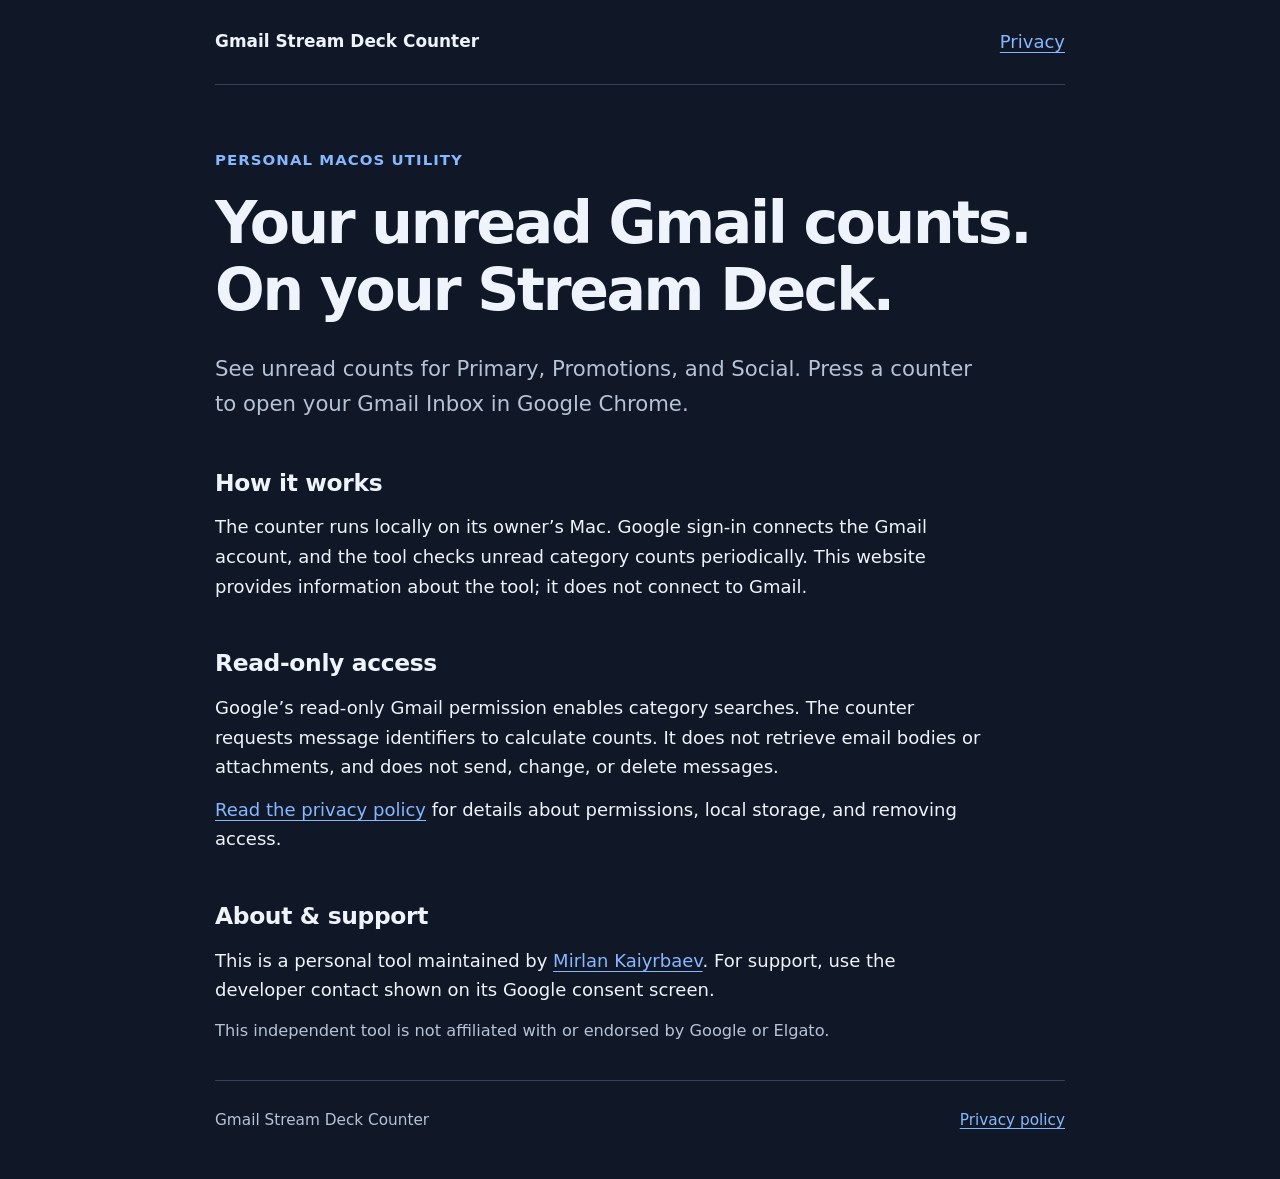
<file: index.html>
<!doctype html>
<html lang="en">
<head>
  <meta charset="utf-8">
  <meta name="viewport" content="width=device-width, initial-scale=1">
  <meta name="description" content="Gmail Stream Deck Counter is a personal macOS tool for displaying unread Gmail category counts on an Elgato Stream Deck.">
  <title>Gmail Stream Deck Counter</title>
  <link rel="stylesheet" href="style.css">
</head>
<body>
  <header><a class="brand" href="./">Gmail Stream Deck Counter</a><nav aria-label="Main"><a href="privacy.html">Privacy</a></nav></header>
  <main>
    <p class="eyebrow">Personal macOS utility</p>
    <h1>Your unread Gmail counts.<br>On your Stream Deck.</h1>
    <p class="lead">See unread counts for Primary, Promotions, and Social. Press a counter to open your Gmail Inbox in Google Chrome.</p>
    <section aria-labelledby="how"><h2 id="how">How it works</h2><p>The counter runs locally on its owner’s Mac. Google sign-in connects the Gmail account, and the tool checks unread category counts periodically. This website provides information about the tool; it does not connect to Gmail.</p></section>
    <section aria-labelledby="access"><h2 id="access">Read-only access</h2><p>Google’s read-only Gmail permission enables category searches. The counter requests message identifiers to calculate counts. It does not retrieve email bodies or attachments, and does not send, change, or delete messages.</p><p><a href="privacy.html">Read the privacy policy</a> for details about permissions, local storage, and removing access.</p></section>
    <section aria-labelledby="support"><h2 id="support">About &amp; support</h2><p>This is a personal tool maintained by <a href="https://github.com/kmirlan88">Mirlan Kaiyrbaev</a>. For support, use the developer contact shown on its Google consent screen.</p><p class="muted">This independent tool is not affiliated with or endorsed by Google or Elgato.</p></section>
  </main>
  <footer><span>Gmail Stream Deck Counter</span><a href="privacy.html">Privacy policy</a></footer>
</body>
</html>
</file>
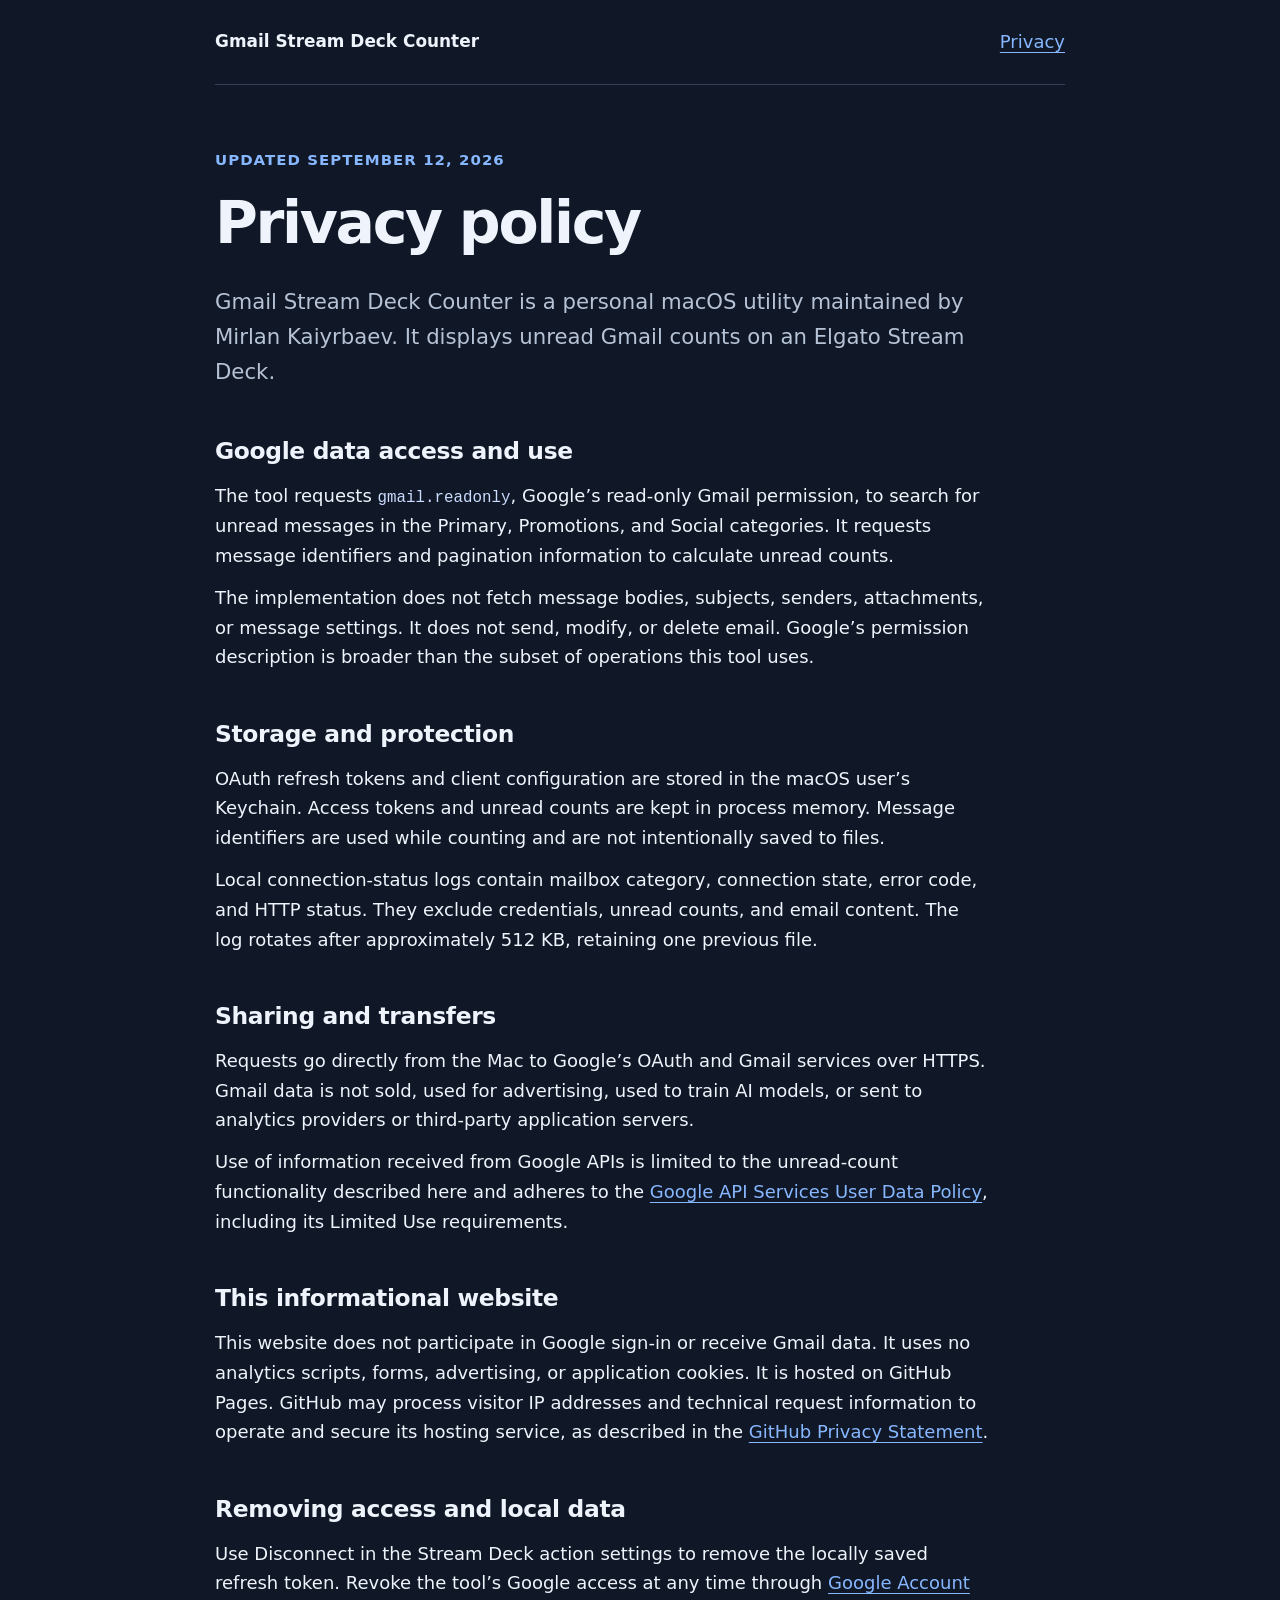
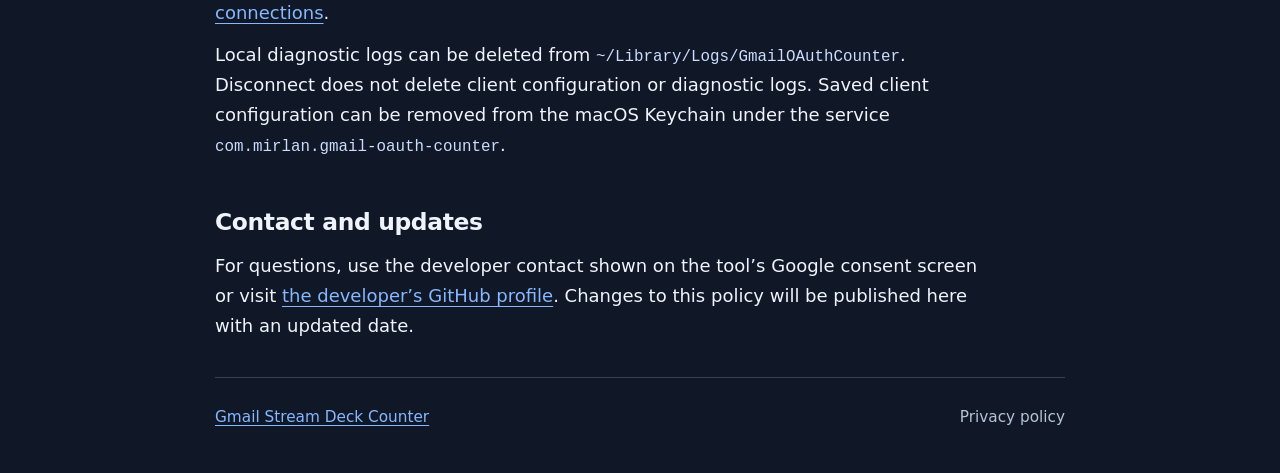
<file: privacy.html>
<!doctype html>
<html lang="en">
<head>
  <meta charset="utf-8">
  <meta name="viewport" content="width=device-width, initial-scale=1">
  <meta name="description" content="How Gmail Stream Deck Counter accesses, uses, stores, and protects Google account data.">
  <title>Privacy policy · Gmail Stream Deck Counter</title>
  <link rel="stylesheet" href="style.css">
</head>
<body>
  <header><a class="brand" href="./">Gmail Stream Deck Counter</a><nav aria-label="Main"><a href="privacy.html" aria-current="page">Privacy</a></nav></header>
  <main>
    <p class="eyebrow">Updated September 12, 2026</p>
    <h1>Privacy policy</h1>
    <p class="lead">Gmail Stream Deck Counter is a personal macOS utility maintained by Mirlan Kaiyrbaev. It displays unread Gmail counts on an Elgato Stream Deck.</p>
    <section><h2>Google data access and use</h2><p>The tool requests <code>gmail.readonly</code>, Google’s read-only Gmail permission, to search for unread messages in the Primary, Promotions, and Social categories. It requests message identifiers and pagination information to calculate unread counts.</p><p>The implementation does not fetch message bodies, subjects, senders, attachments, or message settings. It does not send, modify, or delete email. Google’s permission description is broader than the subset of operations this tool uses.</p></section>
    <section><h2>Storage and protection</h2><p>OAuth refresh tokens and client configuration are stored in the macOS user’s Keychain. Access tokens and unread counts are kept in process memory. Message identifiers are used while counting and are not intentionally saved to files.</p><p>Local connection-status logs contain mailbox category, connection state, error code, and HTTP status. They exclude credentials, unread counts, and email content. The log rotates after approximately 512 KB, retaining one previous file.</p></section>
    <section><h2>Sharing and transfers</h2><p>Requests go directly from the Mac to Google’s OAuth and Gmail services over HTTPS. Gmail data is not sold, used for advertising, used to train AI models, or sent to analytics providers or third-party application servers.</p><p>Use of information received from Google APIs is limited to the unread-count functionality described here and adheres to the <a href="https://developers.google.com/terms/api-services-user-data-policy">Google API Services User Data Policy</a>, including its Limited Use requirements.</p></section>
    <section><h2>This informational website</h2><p>This website does not participate in Google sign-in or receive Gmail data. It uses no analytics scripts, forms, advertising, or application cookies. It is hosted on GitHub Pages. GitHub may process visitor IP addresses and technical request information to operate and secure its hosting service, as described in the <a href="https://docs.github.com/en/site-policy/privacy-policies/github-general-privacy-statement">GitHub Privacy Statement</a>.</p></section>
    <section><h2>Removing access and local data</h2><p>Use Disconnect in the Stream Deck action settings to remove the locally saved refresh token. Revoke the tool’s Google access at any time through <a href="https://myaccount.google.com/connections">Google Account connections</a>.</p><p>Local diagnostic logs can be deleted from <code>~/Library/Logs/GmailOAuthCounter</code>. Disconnect does not delete client configuration or diagnostic logs. Saved client configuration can be removed from the macOS Keychain under the service <code>com.mirlan.gmail-oauth-counter</code>.</p></section>
    <section><h2>Contact and updates</h2><p>For questions, use the developer contact shown on the tool’s Google consent screen or visit <a href="https://github.com/kmirlan88">the developer’s GitHub profile</a>. Changes to this policy will be published here with an updated date.</p></section>
  </main>
  <footer><a href="./">Gmail Stream Deck Counter</a><span>Privacy policy</span></footer>
</body>
</html>
</file>
<file: style.css>
:root{color-scheme:dark;--bg:#101827;--text:#eff4fc;--muted:#b6c2d5;--accent:#87b7ff;--line:#344157}
*{box-sizing:border-box}html{font:18px/1.65 system-ui,-apple-system,BlinkMacSystemFont,"Segoe UI",sans-serif;background:var(--bg);color:var(--text)}body{margin:0}header,main,footer{width:min(100% - 3rem,850px);margin-inline:auto}header{display:flex;justify-content:space-between;gap:1rem;align-items:center;padding:1.5rem 0;border-bottom:1px solid var(--line)}a{color:var(--accent);text-underline-offset:.22em}a:hover{text-decoration-thickness:2px}a:focus-visible{outline:3px solid var(--accent);outline-offset:5px;border-radius:2px}.brand{font-size:.94rem;font-weight:650;color:var(--text);text-decoration:none}main{padding:3.5rem 0 2rem}.eyebrow{color:var(--accent);font-size:.83rem;font-weight:650;letter-spacing:.07em;text-transform:uppercase;margin:0 0 1rem}h1{font-size:clamp(2rem,5.5vw,3.25rem);line-height:1.14;letter-spacing:-.04em;margin:0 0 1.5rem}h2{font-size:1.3rem;line-height:1.3;margin:0 0 .8rem;letter-spacing:-.015em}p{margin:.7rem 0 0}.lead{font-size:1.18rem;color:var(--muted);max-width:43rem}section{margin-top:2.6rem;max-width:43rem}.muted{color:var(--muted);font-size:.9rem}code{font-size:.88em;overflow-wrap:anywhere;color:#cbdcff}footer{display:flex;justify-content:space-between;gap:1rem;padding:1.5rem 0 2.5rem;border-top:1px solid var(--line);font-size:.85rem;color:var(--muted)}@media(max-width:520px){header,main,footer{width:calc(100% - 2rem)}header{align-items:flex-start}.brand{max-width:15rem}main{padding-top:2.5rem}footer{flex-direction:column}}
</file>
